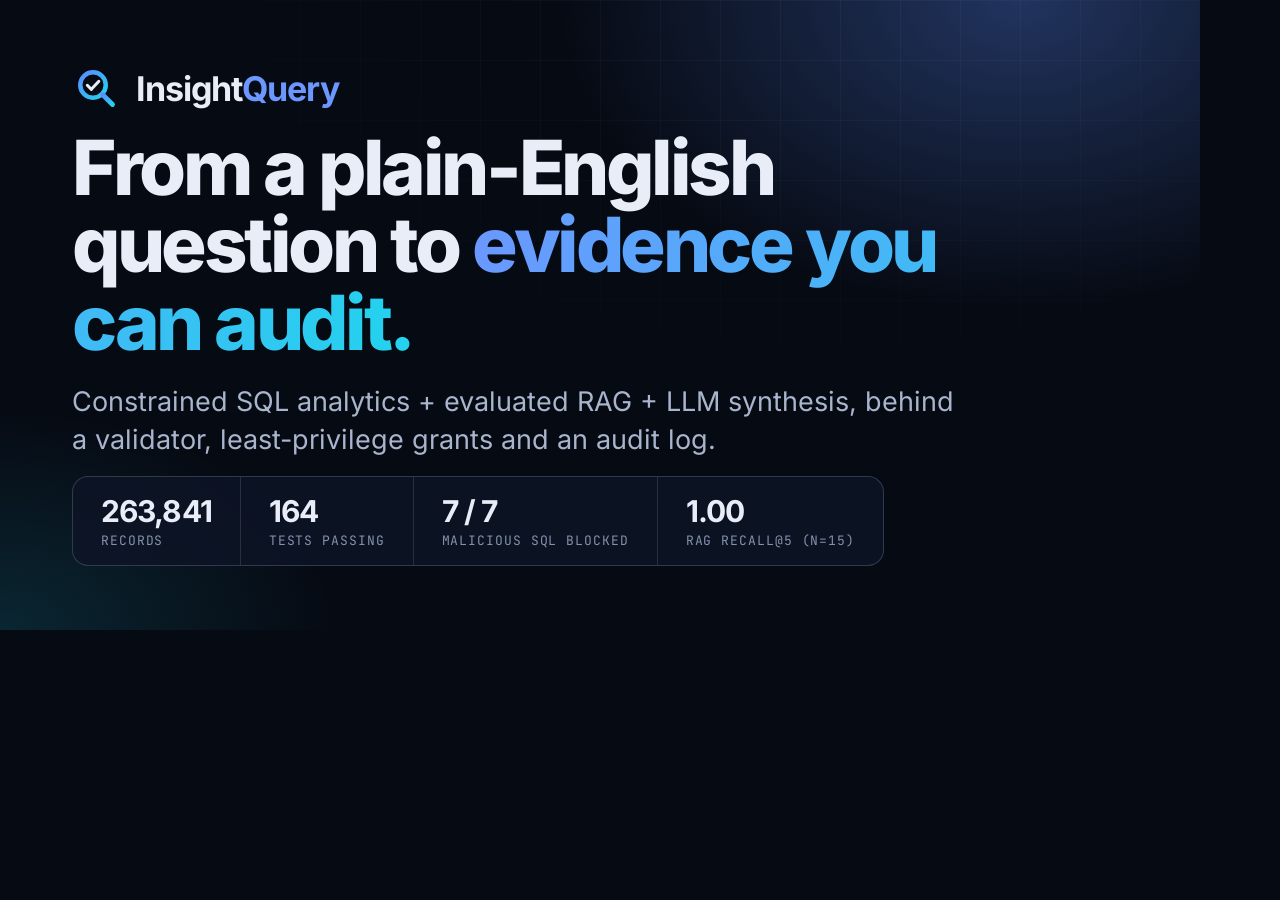
<file: site/tools/og/og.html>
<!doctype html>
<html><head><meta charset="utf-8">
<style>
@font-face{font-family:Inter;src:url("../../src/assets/fonts/inter-latin.woff2");font-weight:100 900}
@font-face{font-family:"JetBrains Mono";src:url("../../src/assets/fonts/jetbrains-mono-latin.woff2");font-weight:100 800}
*{box-sizing:border-box;margin:0}
body{width:1200px;height:630px;background:#060a13;color:#e8edf7;font-family:Inter,sans-serif;position:relative;overflow:hidden}
.glow{position:absolute;inset:0;background:radial-gradient(55% 70% at 85% 0%,rgba(91,140,255,.32),transparent 70%),radial-gradient(40% 50% at 0% 100%,rgba(34,211,238,.14),transparent 70%)}
.grid{position:absolute;inset:0;background-image:linear-gradient(rgba(148,163,184,.14) 1px,transparent 1px),linear-gradient(90deg,rgba(148,163,184,.14) 1px,transparent 1px);background-size:60px 60px;-webkit-mask-image:radial-gradient(80% 90% at 70% 0%,#000,transparent 75%);opacity:.5}
.wrap{position:relative;padding:64px 72px;height:100%;display:flex;flex-direction:column;justify-content:space-between}
.brand{display:flex;align-items:center;gap:16px;font-weight:700;font-size:34px;letter-spacing:-.03em}
.brand span{color:#6b97ff}
h1{font-size:76px;line-height:1.02;font-weight:800;letter-spacing:-.045em;max-width:980px}
h1 em{font-style:normal;background:linear-gradient(95deg,#6b97ff,#22d3ee);-webkit-background-clip:text;color:transparent}
.sub{margin-top:22px;font-size:27px;color:#a9b5cc;max-width:900px;line-height:1.4}
.stats{display:flex;gap:0;border:1px solid rgba(148,163,184,.28);border-radius:16px;background:rgba(13,21,38,.85);overflow:hidden;width:max-content}
.stats div{padding:16px 28px;border-right:1px solid rgba(148,163,184,.2)}
.stats div:last-child{border:0}
.stats b{display:block;font-size:30px;letter-spacing:-.03em}
.stats small{font-family:"JetBrains Mono";font-size:13px;color:#8391ab;text-transform:uppercase;letter-spacing:.07em}
</style></head><body>
<div class="glow"></div><div class="grid"></div>
<div class="wrap">
  <div class="brand">
    <svg width="48" height="48" viewBox="0 0 32 32"><defs><linearGradient id="bm" x1="0" y1="0" x2="1" y2="1"><stop offset="0" stop-color="#5b8cff"/><stop offset="1" stop-color="#22d3ee"/></linearGradient></defs>
    <circle cx="14" cy="14" r="8.5" fill="none" stroke="url(#bm)" stroke-width="3"/><path d="M20.5 20.5 27 27" stroke="url(#bm)" stroke-width="3.2" stroke-linecap="round"/><path d="M10.2 14.2l2.7 2.7 5-5.4" fill="none" stroke="#e8edf7" stroke-width="2" stroke-linecap="round" stroke-linejoin="round"/></svg>
    <div>Insight<span>Query</span></div>
  </div>
  <div>
    <h1>From a plain-English question to <em>evidence you can audit.</em></h1>
    <p class="sub">Constrained SQL analytics + evaluated RAG + LLM synthesis, behind a validator, least-privilege grants and an audit log.</p>
  </div>
  <div class="stats">
    <div><b>263,841</b><small>records</small></div>
    <div><b>164</b><small>tests passing</small></div>
    <div><b>7 / 7</b><small>malicious SQL blocked</small></div>
    <div><b>1.00</b><small>RAG recall@5 (n=15)</small></div>
  </div>
</div>
</body></html>
</file>
